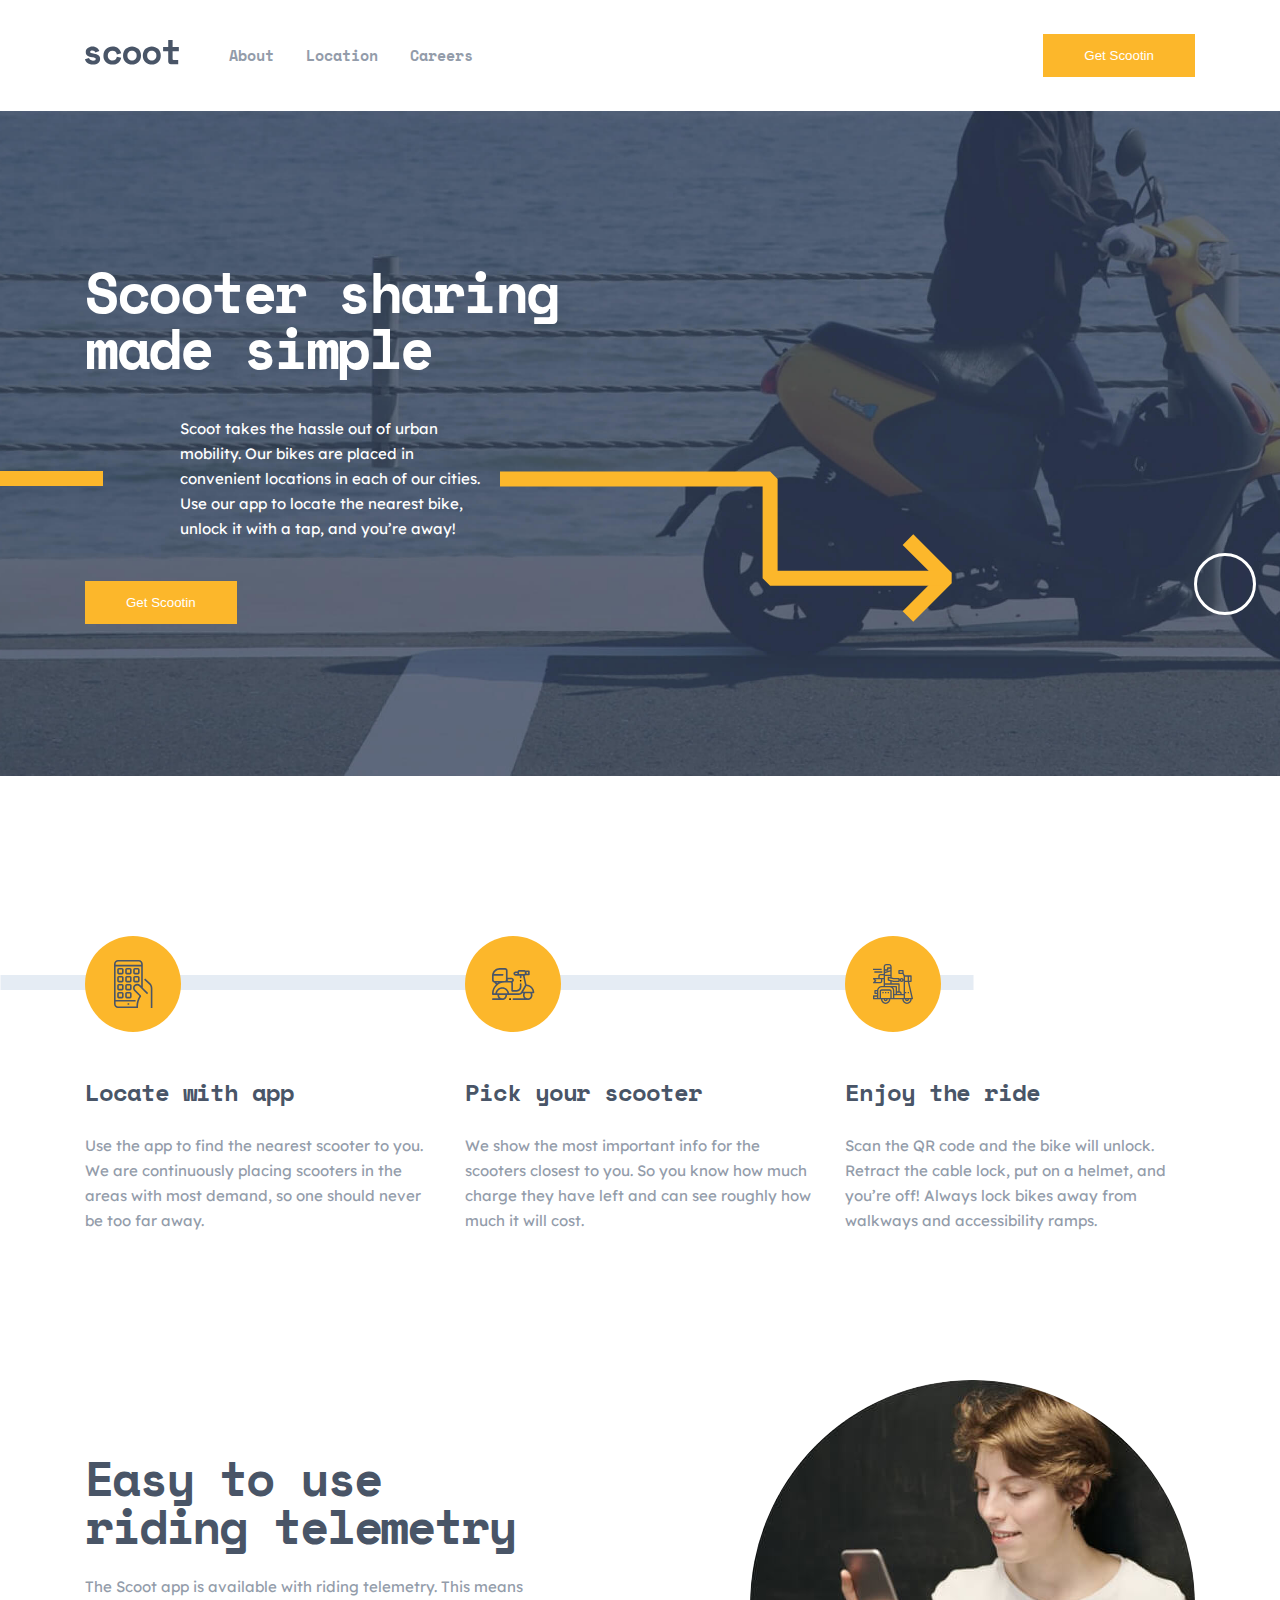
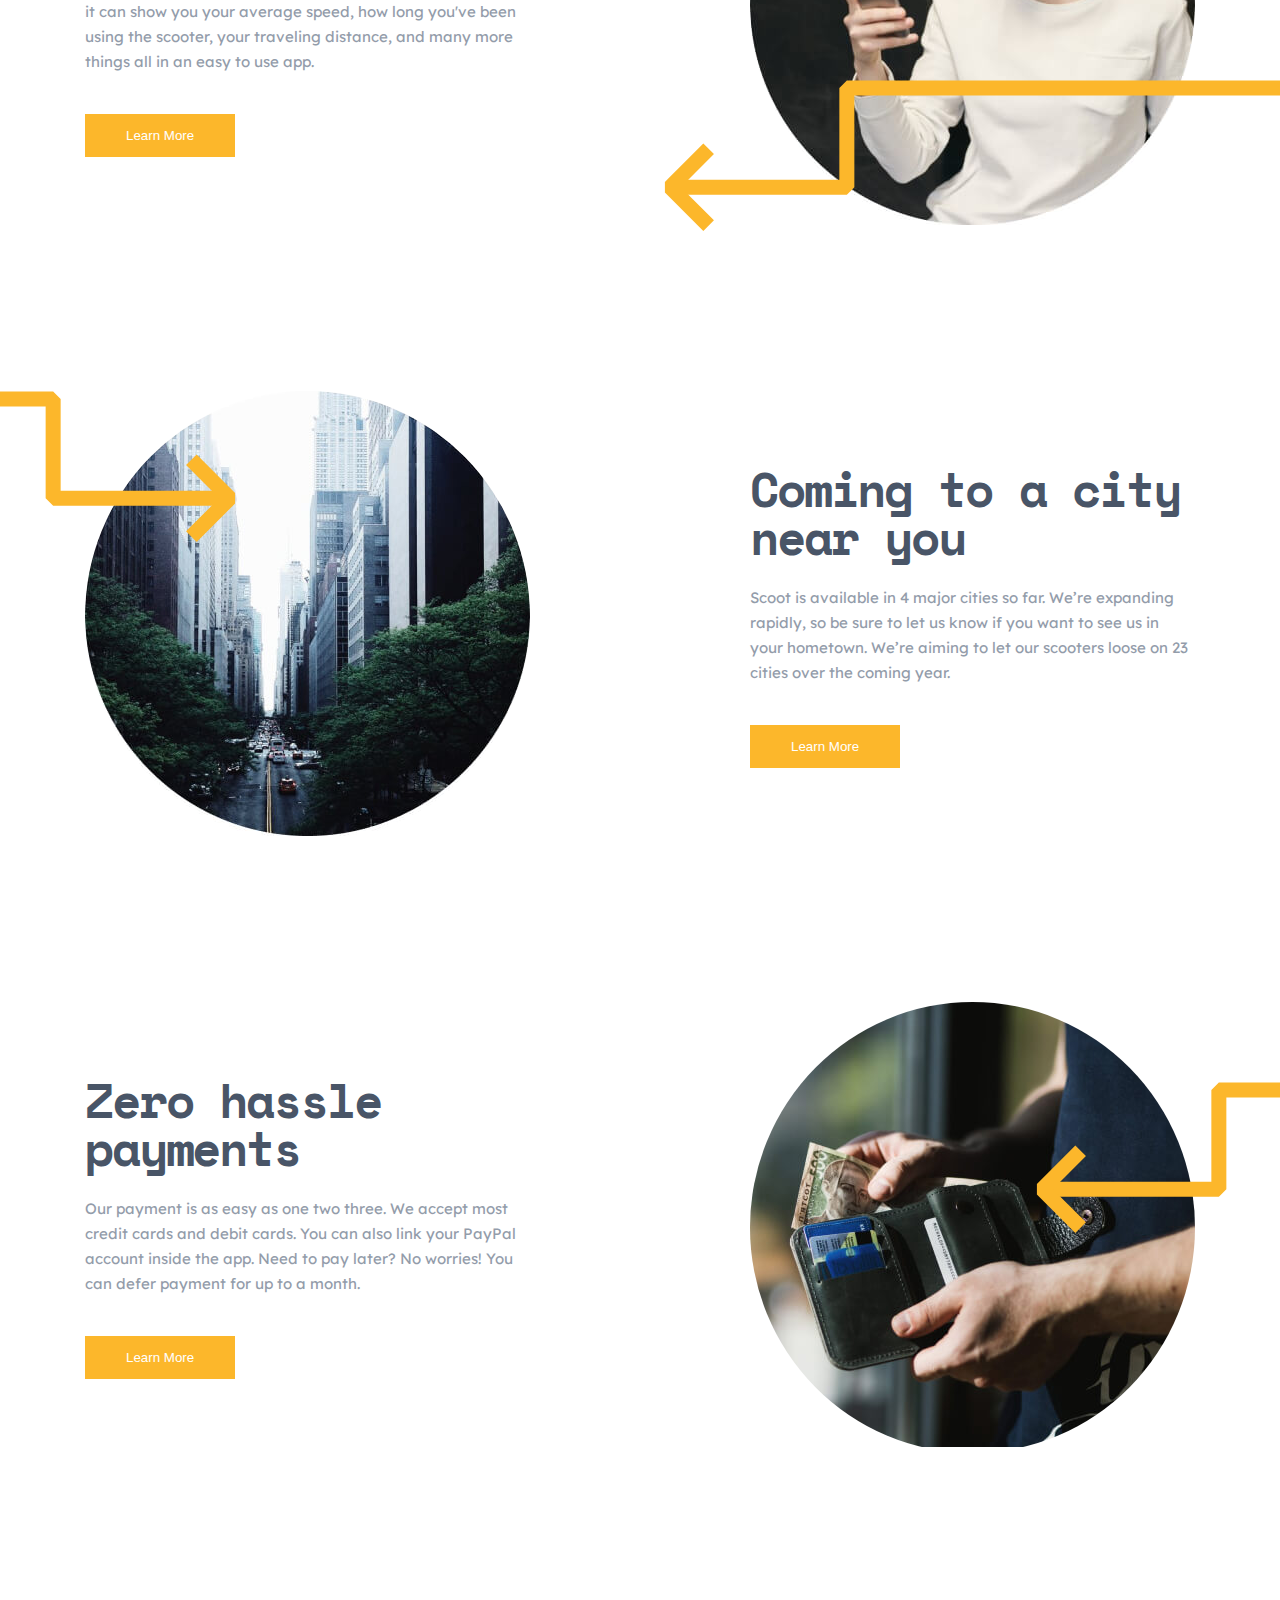
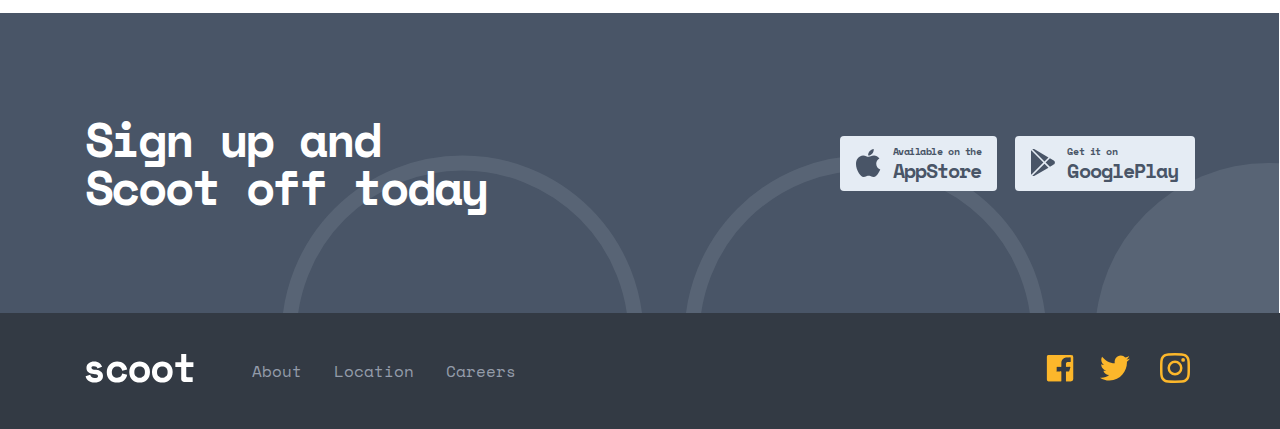
<file: index.html>
<!DOCTYPE html>
<html lang="en">

<head>
  <meta charset="UTF-8">
  <meta name="viewport" content="width=device-width, initial-scale=1.0">
  <title>3-oy_imtihoni</title>
  <link rel="stylesheet" href="./css/home.css">
</head>

<body>
  <header class="header">
    <div class="container">
      <div class="header__start">
        <button class="header__menu" id="menu-burger">
          <span class="header__menu-span"></span>
          <span class="header__menu-span"></span>
          <span class="header__menu-span"></span>
        </button>
        <a href="index.html">
          <img class="header__img" src="./icon/scoot.svg" alt="">
        </a>
        <div class="header__right">
          <nav class="header__nav">
            <ul class="header__list">
              <li>
                <a class="header__list-link" href="about.html">
                  About
                </a>
              </li>
              <li>
                <a class="header__list-link" href="location.html">
                  Location
                </a>
              </li>
              <li>
                <a class="header__list-link" href="careers.html">
                  Careers
                </a>
              </li>
            </ul>
          </nav>
          <div class="header__span"></div>
          <button class="header__btn">
            Get Scootin
          </button>
        </div>
      </div>
    </div>
  </header>
  <main>
    <section class="hero">
      <div class="container">
        <h1 class="hero__title">
          Scooter sharing made simple
        </h1>
        <p class="hero__text">
          Scoot takes the hassle out of urban mobility.
          Our bikes are placed in convenient locations in each of our
          cities. Use our app to locate the nearest bike, unlock it with a tap, and you’re away!
        </p>
        <button class="brand__btn">
          Get Scootin
        </button>
      </div>
      <img class="hero__line" src="./icon/Path.svg" alt="">
      <img class="hero__sterile" src="./icon/Group-Copy.svg" alt="">
      <img class="hero__circle" src="./icon/Group3.svg" alt="">
    </section>
    <section class="services">
      <div class="container">
        <ul class="services__list">
          <li class="services__list-item">
            <img class="services__img" src="./icon/Group8.svg" alt="" width="96">
            <div class="services__wrapper">
              <h3 class="services__wrapper-title">
                Locate with app
              </h3>
              <p class="services__wrapper-text">
                Use the app to find the nearest scooter to you.
                We are continuously placing scooters in the areas
                with most demand, so one should never be too far away.
              </p>
            </div>
          </li>
          <li class="services__list-item">
            <img class="services__img" src="./icon/Group9.svg" alt="" width="96">
            <div class="services__wrapper">
              <h3 class="services__wrapper-title">
                Pick your scooter
              </h3>
              <p class="services__wrapper-text">
                We show the most important info for the scooters
                closest to you. So you know how much charge they
                have left and can see roughly how much it will cost.
              </p>
            </div>
          </li>
          <li class="services__list-item">
            <img class="services__img" src="./icon/Group10.svg" alt="" width="96">
            <div class="services__wrapper">
              <h3 class="services__wrapper-title">
                Enjoy the ride
              </h3>
              <p class="services__wrapper-text">
                Scan the QR code and the bike will unlock. Retract the cable
                lock, put on a helmet, and you’re off! Always lock
                bikes away from walkways and accessibility ramps.
              </p>
            </div>
          </li>
        </ul>
      </div>
    </section>
    <section class="round">
      <div class="container">
        <div class="round__wrapper">
          <div class="round__img">
            <picture>
              <source type="images/webp" srcset="images/Group3.webp">
              <img src="images/Group33.jpg" alt="" width="445">
            </picture>

          </div>
          <div class="round__right">
            <h3 class="round__right-title">
              Easy to use
              riding telemetry
            </h3>
            <p class="round__right-text">
              The Scoot app is available with riding telemetry. This means it can show you your average speed, how long
              you've been using the scooter, your traveling distance, and many more things all in an easy to use app.
            </p>
            <button class="brand__btn">
              Learn More
            </button>
          </div>
          <img class="round__wrapper-icon1" src="./icon/aylana1.svg" alt="">
          <img class="round__wrapper-maks1" src="./icon/Mask.svg" alt="">
        </div>
        <div class="round__wrapper">
          <div class="round__img">
            <picture>
              <source type="images/web" srcset="images/Group4.webp">
              <img src="./images/Bitmap1.jpg" alt="" width="445">
            </picture>
          </div>
          <div class="round__right">
            <h3 class="round__right-title">
              Coming to a city near you
            </h3>
            <p class="round__right-text">
              Scoot is available in 4 major cities so far. We’re expanding rapidly, so be sure to let us know if you
              want to see us in your hometown. We’re aiming to let our scooters loose on 23 cities over the coming year.
            </p>
            <button class="brand__btn">
              Learn More
            </button>
            <img class="round__wrapper-icon2" src="./icon/group5.svg" alt="">
            <img class="round__wrapper-maks2" src="./icon/Mask2.svg" alt="">
          </div>
        </div>
        <div class="round__wrapper">
          <div class="round__img">
            <picture>
              <source type="images/webp" srcset="images/Group5.webp">
              <img class="ruond__img1" src="./images/group5.jpg" alt="" width="445">
            </picture>
          </div>
          <div class="round__right">
            <h3 class="round__right-title">
              Zero hassle payments
            </h3>
            <p class="round__right-text">
              Our payment is as easy as one two three. We accept most credit cards and debit cards. You can also link
              your PayPal account inside the app. Need to pay later? No worries! You can defer payment for up to a
              month.
            </p>
            <button class="brand__btn">
              Learn More
            </button>
          </div>
          <img class="round__wrapper-icon3" src="./icon/Group1.svg" alt="">
          <img class="round__wrapper-maks1" src="./icon/Mask.svg" alt="">
        </div>
      </div>
    </section>
  </main>
  <footer>
    <div class="registration">
      <div class="container">
        <div class="registration__start">
          <h2 class="registration__start-title">
            Sign up and Scoot off today
          </h2>
          <div class="registration__wrapper">
            <a class="registration__wrapper-link" href="https://www.apple.com/" target="_blank">
              <img src="./icon/aplee.svg" alt="">
              <div class="registration__wrapper-group">
                <p class="registration__wrapper-text">
                  Available on the
                </p>
                <h4 class="registration__wrapper-title">
                  AppStore
                </h4>
              </div>
            </a>
            <a class="registration__wrapper-link" href="https://play.google.com/store/apps?hl=ru&gl=US" target="_blank">
              <img src="./icon/play.svg" alt="">
              <div class="registration__wrapper-group">
                <p class="registration__wrapper-text">
                  Get it on
                </p>
                <h4 class="registration__wrapper-title">
                  GooglePlay
                </h4>
              </div>
            </a>
          </div>
        </div>
      </div>
    </div>
    <div class="footer">
      <div class="container footer__container">
        <div class="footer__left">
          <a href="index.html">
            <img src="./icon/footer_scoot.svg" alt="">
          </a>
          <nav>
            <ul class="footer__list">
              <li class="footer__list-item">
                <a class="footer__list-link" href="about.html">
                  About
                </a>
              </li>
              <li class="footer__list-item">
                <a class="footer__list-link" href="location.html">
                  Location
                </a>
              </li>
              <li class="footer__list-item">
                <a class="footer__list-link" href="careers.html">
                  Careers
                </a>
              </li>
            </ul>
          </nav>
        </div>
        <div class="footer__right">
          <a href="https://ru-ru.facebook.com/" target="_blank">
            <img src="./icon/facebook.svg" alt="" width="30">
          </a>
          <a href="https://twitter.com/?lang=ru" target="_blank">
            <img src="./icon/twitter.svg" alt="" width="30">
          </a>
          <a href="https://www.instagram.com/" target="_blank">
            <img src="./icon/instagram.svg" alt="" width="40">
          </a>
        </div>
      </div>
    </div>
  </footer>
  <script defer src="./js/main.js"></script>
</body>

</html>
</file>
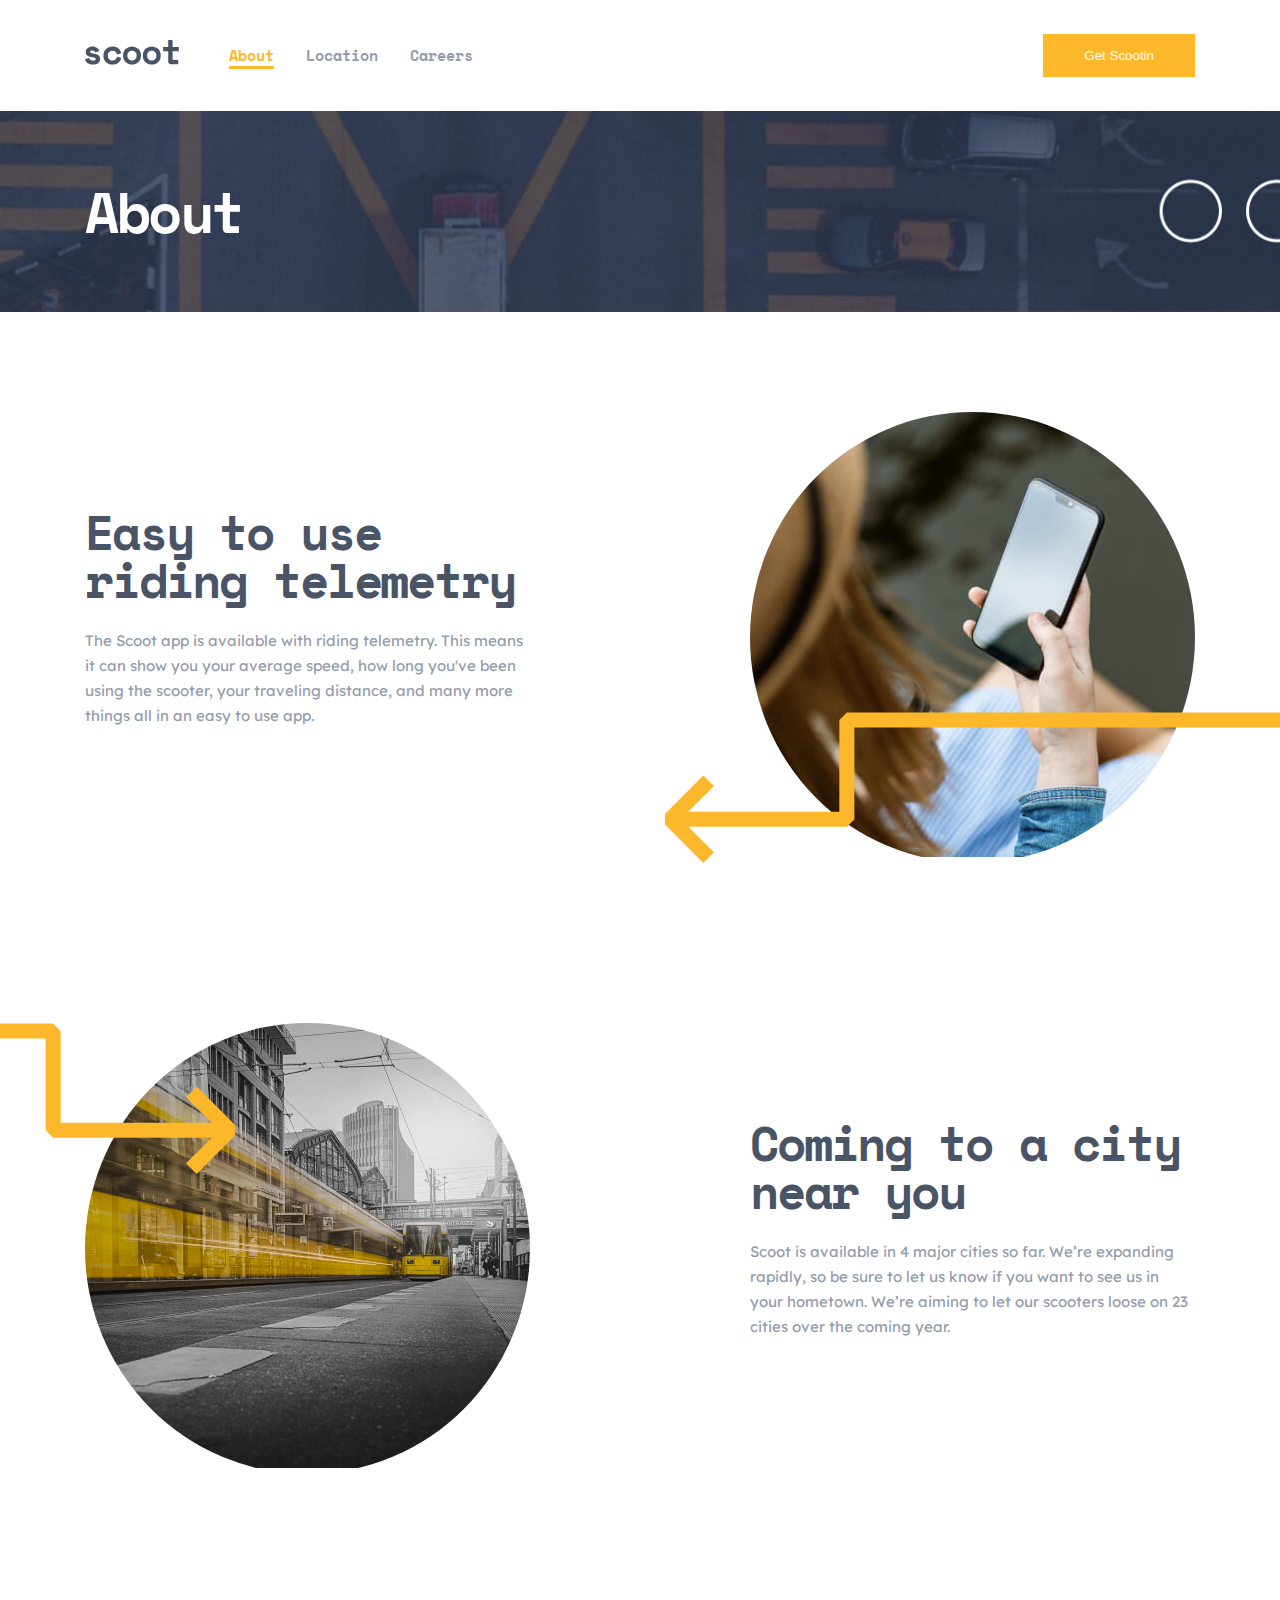
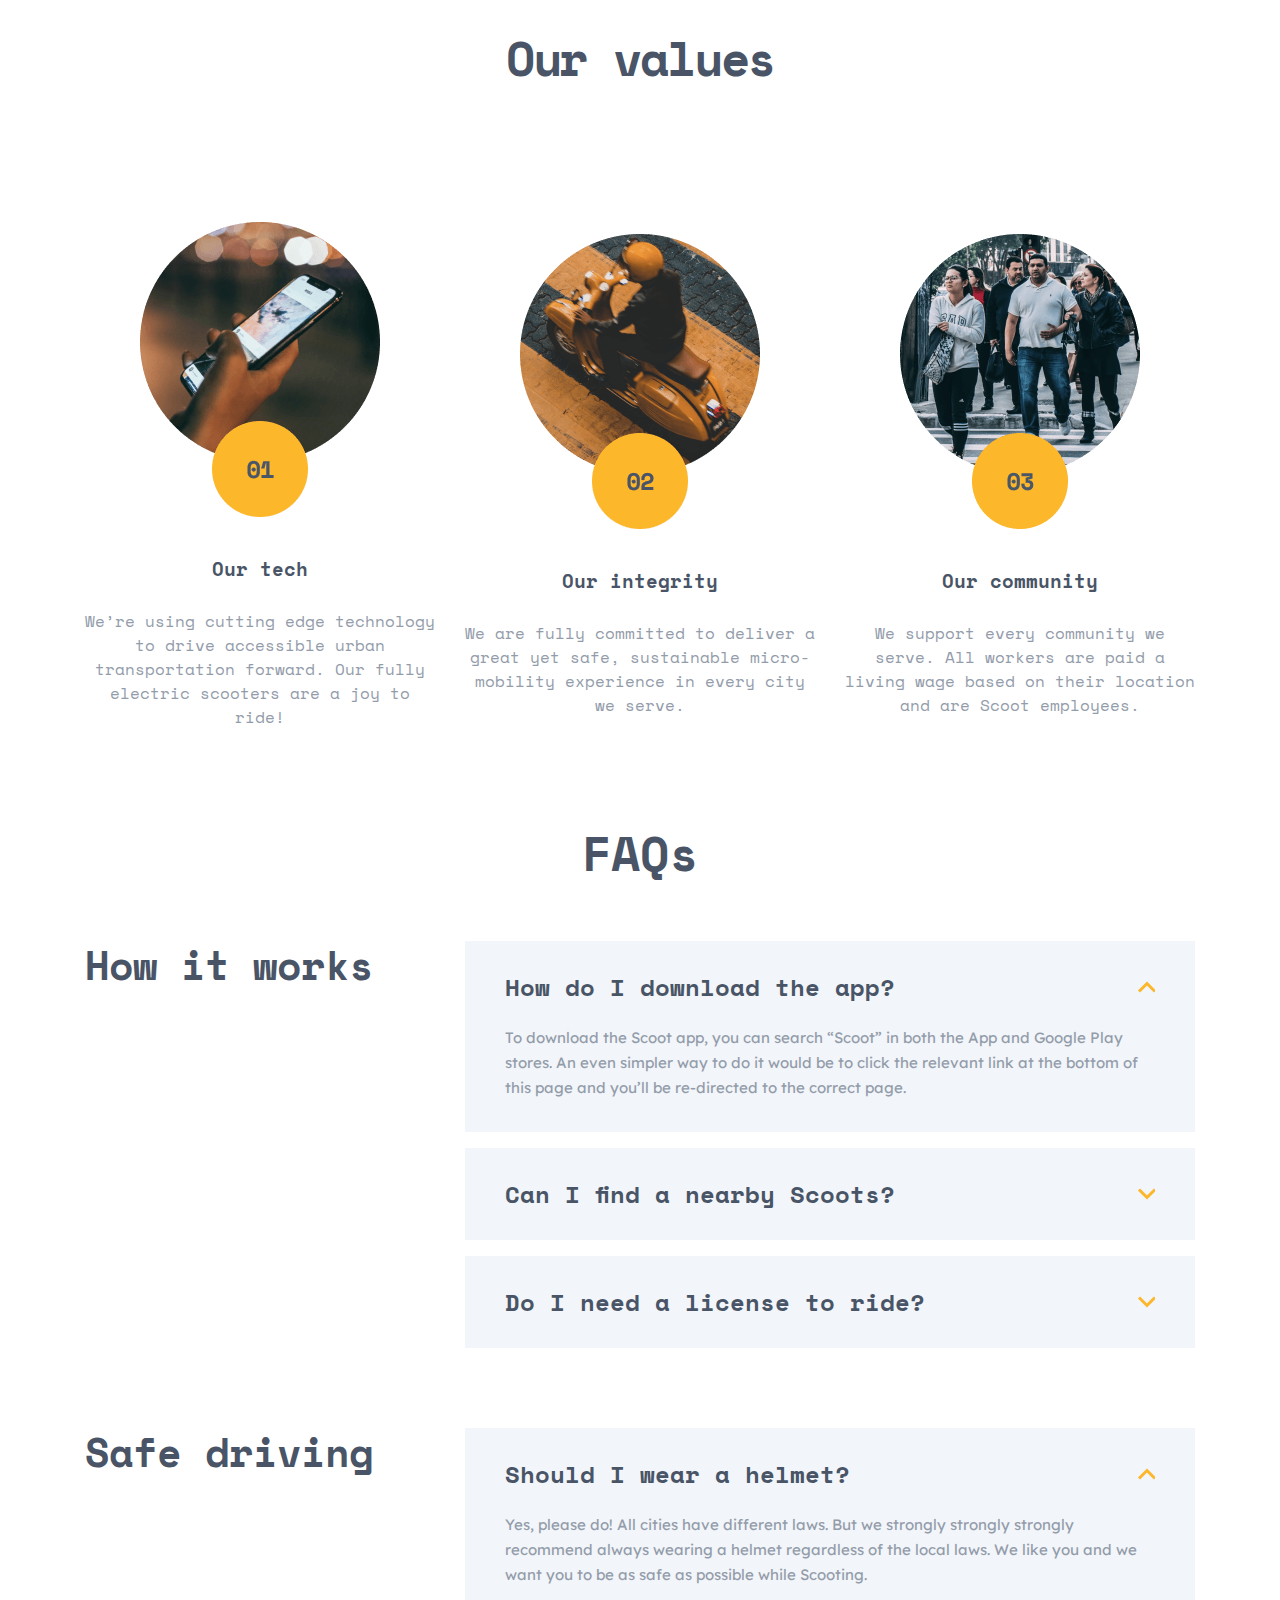
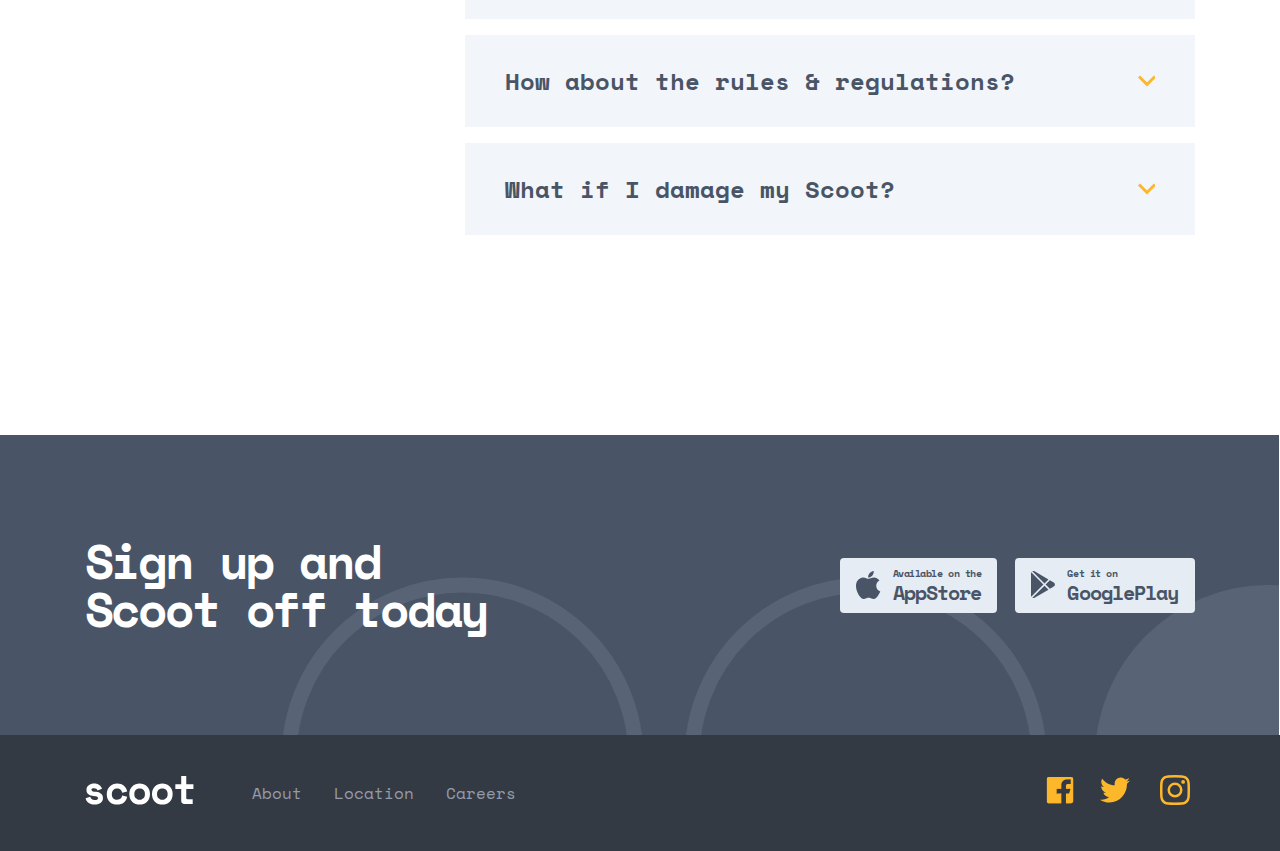
<file: about.html>
<!DOCTYPE html>
<html lang="en">

<head>
  <meta charset="UTF-8">
  <meta name="viewport" content="width=device-width, initial-scale=1.0">
  <title>About</title>
  <link rel="stylesheet" href="./css/about+careers.css">
</head>

<body>
  <header class="header">
    <div class="container">
      <div class="header__start">
        <button class="header__menu" id="menu-burger">
          <span class="header__menu-span"></span>
          <span class="header__menu-span"></span>
          <span class="header__menu-span"></span>
        </button>
        <a href="index.html">
          <img class="header__img" src="./icon/scoot.svg" alt="">
        </a>
        <div class="header__right">
          <nav class="header__nav">
            <ul class="header__list">
              <li>
                <a class="header__list-link header__list-active" href="about.html">
                  About
                </a>
              </li>
              <li>
                <a class="header__list-link" href="location.html">
                  Location
                </a>
              </li>
              <li>
                <a class="header__list-link" href="careers.html">
                  Careers
                </a>
              </li>
            </ul>
          </nav>
          <div class="header__span"></div>
          <button class="header__btn">
            Get Scootin
          </button>
        </div>
      </div>
    </div>
  </header>
  <main>
    <section class="hero">
      <div class="container">
        <h1 class="hero__title">
          About
        </h1>
      </div>
    </section>
    <section class="round">
      <div class="container">
        <div class="round__wrapper">
          <div class="round__img">
            <picture>
              <source type="images/webp" srcset="images/Group3.webp">
              <img src="images/Bitmap7.jpg" alt="" width="445">
            </picture>

          </div>
          <div class="round__right">
            <h3 class="round__right-title">
              Easy to use
              riding telemetry
            </h3>
            <p class="round__right-text">
              The Scoot app is available with riding telemetry. This means it can show you your average speed, how long
              you've been using the scooter, your traveling distance, and many more things all in an easy to use app.
            </p>
          </div>
          <img class="round__wrapper-icon1" src="./icon/aylana1.svg" alt="">
          <img class="round__wrapper-maks1" src="./icon/Mask.svg" alt="">
        </div>
        <div class="round__wrapper">
          <div class="round__img">
            <picture>
              <source type="images/web" srcset="images/Group4.webp">
              <img src="./images/Bitmap8.jpg" alt="" width="445">
            </picture>
          </div>
          <div class="round__right">
            <h3 class="round__right-title">
              Coming to a city near you
            </h3>
            <p class="round__right-text">
              Scoot is available in 4 major cities so far. We’re expanding rapidly, so be sure to let us know if you
              want to see us in your hometown. We’re aiming to let our scooters loose on 23 cities over the coming year.
            </p>
            <img class="round__wrapper-icon2" src="./icon/group5.svg" alt="">
            <img class="round__wrapper-maks2" src="./icon/Mask2.svg" alt="">
          </div>
        </div>
      </div>
    </section>
    <section class="our-values">
      <div class="container">
        <h2 class="our-values__title">
          Our values
        </h2>
        <ul class="our-values__list">
          <li class="our-values__list-item">
            <img src="./images/Group11.png" alt="" width="350">
            <h3 class="our-values__list-title">
              Our tech
            </h3>
            <p class="our-values__list-text">
              We’re using cutting edge technology
              to drive accessible urban transportation forward.
              Our fully electric scooters are a joy to ride!
            </p>
          </li>
          <li class="our-values__list-item">
            <img src="./images/Group12.png" alt="" width="350">
            <h3 class="our-values__list-title">
              Our integrity
            </h3>
            <p class="our-values__list-text">
              We are fully committed to deliver a
              great yet safe, sustainable micro-mobility
              experience in every city we serve.
            </p>
          </li>
          <li class="our-values__list-item">
            <img src="./images/Group13.png" alt="" width="350">
            <h3 class="our-values__list-title">
              Our community
            </h3>
            <p class="our-values__list-text">
              We support every community we serve. All
              workers are paid a living wage based on
              their location and are Scoot employees.
            </p>
          </li>
        </ul>
      </div>
    </section>
    <section class="faqs">
      <div class="container">
        <h3 class="faqs__title">
          FAQs
        </h3>
        <div class="faqs__wrapper">
          <div class="faqs__wrapper-left">
            <h3 class="faqs__wrapper-title">
              How it works
            </h3>
          </div>
          <div class="faqs__wrapper-right">
            <div class="faqs__card">
              <div class="faqs__card-group">
                <h4 class="faqs__card-title">
                  How do I download the app?
                </h4>
                <img src="./icon/Path4.svg" alt="">
              </div>
              <p class="faqs__card-text">
                To download the Scoot app, you can search “Scoot” in both the App and Google Play stores. An even
                simpler way to do it would be to click the relevant link at the bottom of this page and you’ll be
                re-directed to the correct page.
              </p>
            </div>
            <div class="faqs__card">
              <div class="faqs__card-group">
                <h4 class="faqs__card-title">
                  Can I find a nearby Scoots?
                </h4>
                <img src="./icon/Path5.svg" alt="">
              </div>
            </div>
            <div class="faqs__card">
              <div class="faqs__card-group">
                <h4 class="faqs__card-title">
                  Do I need a license to ride?
                </h4>
                <img src="./icon/Path5.svg" alt="">
              </div>
            </div>
          </div>
        </div>
        <div class="faqs__wrapper">
          <div class="faqs__wrapper-left">
            <h3 class="faqs__wrapper-title">
              Safe driving
            </h3>
          </div>
          <div class="faqs__wrapper-right">
            <div class="faqs__card">
              <div class="faqs__card-group">
                <h4 class="faqs__card-title">
                  Should I wear a helmet?
                </h4>
                <img src="./icon/Path4.svg" alt="">
              </div>
              <p class="faqs__card-text">
                Yes, please do! All cities have different laws. But we strongly strongly strongly recommend always
                wearing a helmet regardless of the local laws. We like you and we want you to be as safe as possible
                while Scooting.
              </p>
            </div>
            <div class="faqs__card">
              <div class="faqs__card-group">
                <h4 class="faqs__card-title">
                  How about the rules & regulations?
                </h4>
                <img src="./icon/Path5.svg" alt="">
              </div>
            </div>
            <div class="faqs__card">
              <div class="faqs__card-group">
                <h4 class="faqs__card-title">
                  What if I damage my Scoot?
                </h4>
                <img src="./icon/Path5.svg" alt="">
              </div>
            </div>
          </div>
        </div>
      </div>
    </section>
  </main>
  <footer>
    <div class="registration">
      <div class="container">
        <div class="registration__start">
          <h2 class="registration__start-title">
            Sign up and Scoot off today
          </h2>
          <div class="registration__wrapper">
            <a class="registration__wrapper-link" href="https://www.apple.com/" target="_blank">
              <img src="./icon/aplee.svg" alt="">
              <div class="registration__wrapper-group">
                <p class="registration__wrapper-text">
                  Available on the
                </p>
                <h4 class="registration__wrapper-title">
                  AppStore
                </h4>
              </div>
            </a>
            <a class="registration__wrapper-link" href="https://play.google.com/store/apps?hl=ru&gl=US" target="_blank">
              <img src="./icon/play.svg" alt="">
              <div class="registration__wrapper-group">
                <p class="registration__wrapper-text">
                  Get it on
                </p>
                <h4 class="registration__wrapper-title">
                  GooglePlay
                </h4>
              </div>
            </a>
          </div>
        </div>
      </div>
    </div>
    <div class="footer">
      <div class="container footer__container">
        <div class="footer__left">
          <a href="index.html">
            <img src="./icon/footer_scoot.svg" alt="">
          </a>
          <nav>
            <ul class="footer__list">
              <li class="footer__list-item">
                <a class="footer__list-link" href="about.html">
                  About
                </a>
              </li>
              <li class="footer__list-item">
                <a class="footer__list-link" href="location.html">
                  Location
                </a>
              </li>
              <li class="footer__list-item">
                <a class="footer__list-link" href="careers.html">
                  Careers
                </a>
              </li>
            </ul>
          </nav>
        </div>
        <div class="footer__right">
          <a href="https://ru-ru.facebook.com/" target="_blank">
            <img src="./icon/facebook.svg" alt="" width="30">
          </a>
          <a href="https://twitter.com/?lang=ru" target="_blank">
            <img src="./icon/twitter.svg" alt="" width="30">
          </a>
          <a href="https://www.instagram.com/" target="_blank">
            <img src="./icon/instagram.svg" alt="" width="40">
          </a>
        </div>
      </div>
    </div>
  </footer>
  <script defer src="./js/main.js"></script>
</body>

</html>
</file>
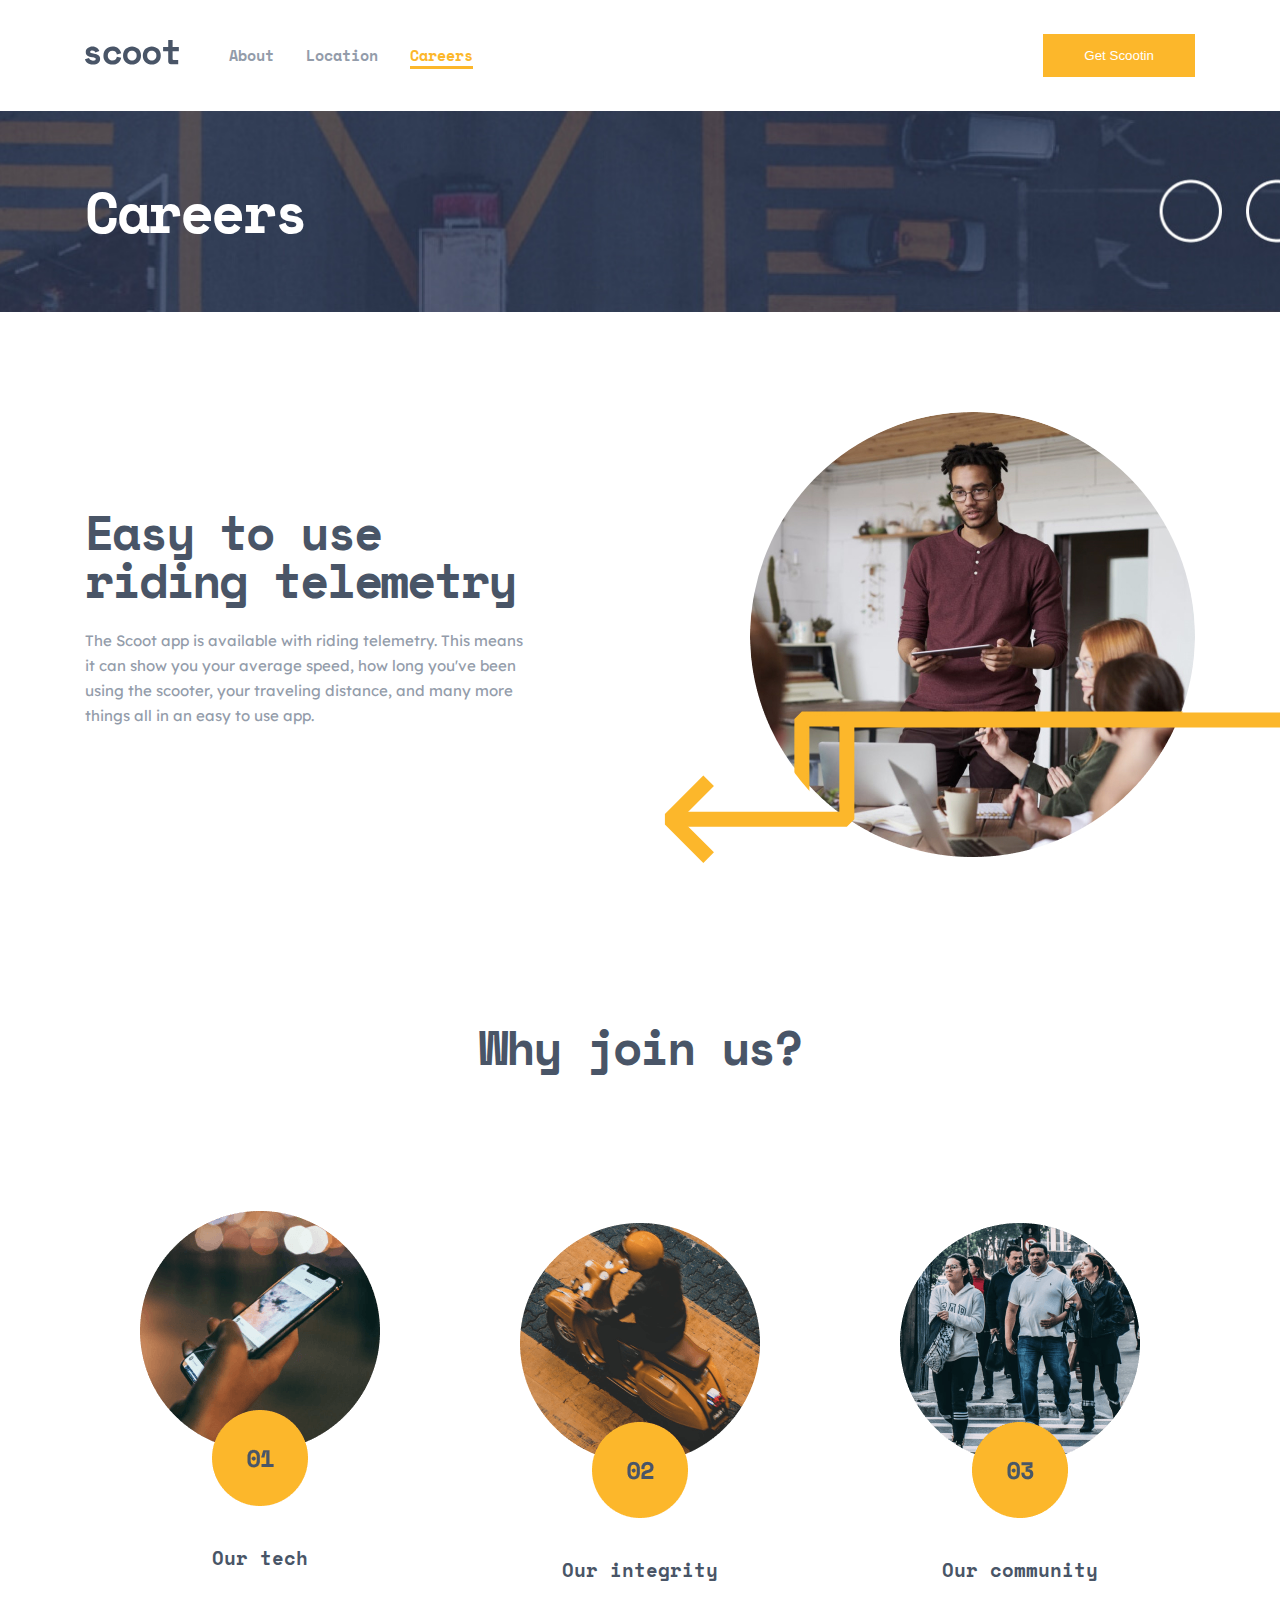
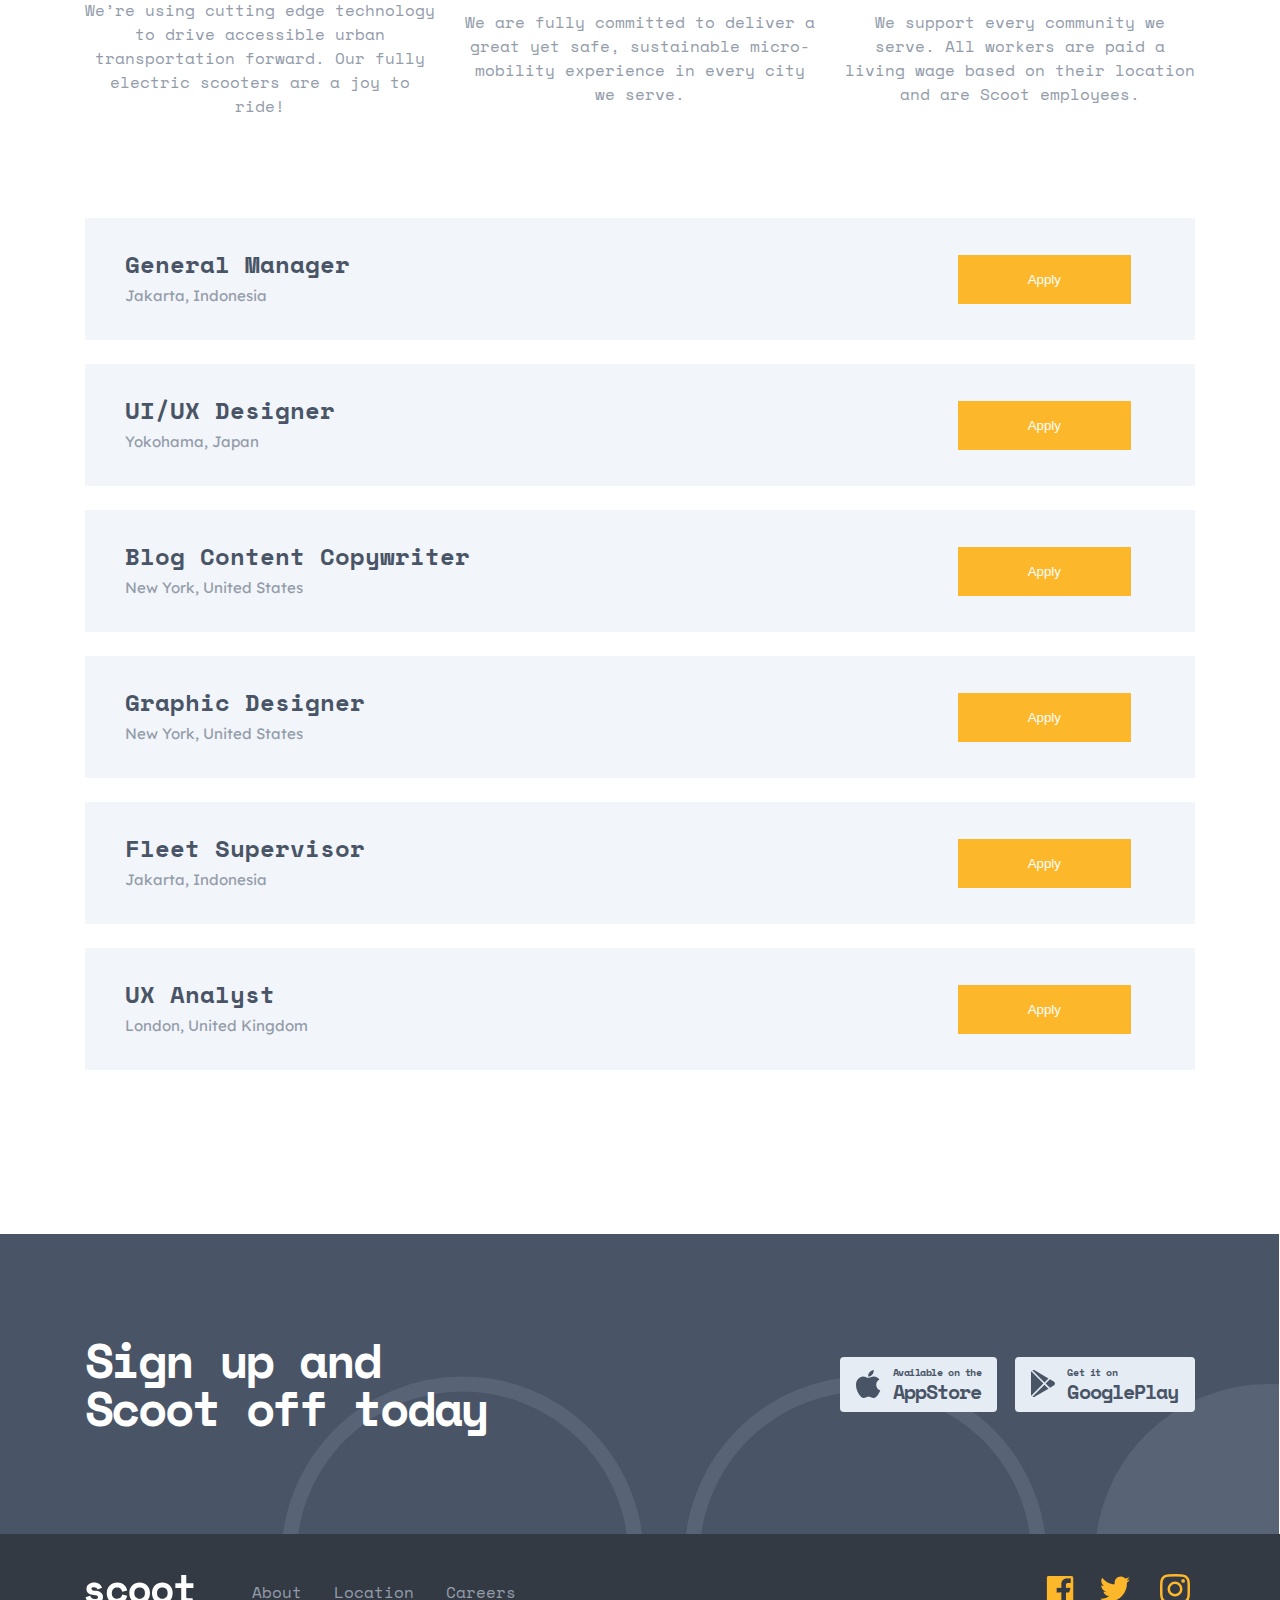
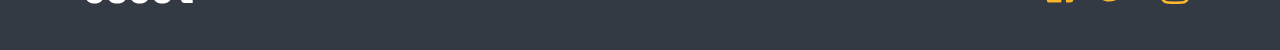
<file: careers.html>
<!DOCTYPE html>
<html lang="en">

<head>
  <meta charset="UTF-8">
  <meta name="viewport" content="width=device-width, initial-scale=1.0">
  <title>Careers</title>
  <link rel="stylesheet" href="./css/about+careers.css">
</head>

<body>
  <header class="header">
    <div class="container">
      <div class="header__start">
        <button class="header__menu" id="menu-burger">
          <span class="header__menu-span"></span>
          <span class="header__menu-span"></span>
          <span class="header__menu-span"></span>
        </button>
        <a href="index.html">
          <img class="header__img" src="./icon/scoot.svg" alt="">
        </a>
        <div class="header__right">
          <nav class="header__nav">
            <ul class="header__list">
              <li>
                <a class="header__list-link" href="about.html">
                  About
                </a>
              </li>
              <li>
                <a class="header__list-link" href="location.html">
                  Location
                </a>
              </li>
              <li>
                <a class="header__list-link  header__list-active" href="careers.html">
                  Careers
                </a>
              </li>
            </ul>
          </nav>
          <div class="header__span"></div>
          <button class="header__btn">
            Get Scootin
          </button>
        </div>
      </div>
    </div>
  </header>
  <main>
    <section class="hero">
      <div class="container">
        <h1 class="hero__title">
          Careers
        </h1>
      </div>
    </section>
    <section class="round">
      <div class="container">
        <div class="round__wrapper">
          <div class="round__img">
            <picture>
              <source type="images/webp" srcset="images/Group3.webp">
              <img src="images/Bitmap22.jpg" alt="" width="445">
            </picture>

          </div>
          <div class="round__right">
            <h3 class="round__right-title">
              Easy to use
              riding telemetry
            </h3>
            <p class="round__right-text">
              The Scoot app is available with riding telemetry. This means it can show you your average speed, how long
              you've been using the scooter, your traveling distance, and many more things all in an easy to use app.
            </p>
          </div>
          <img class="round__wrapper-icon1" src="./icon/aylana1.svg" alt="">
          <img class="round__wrapper-maks1" src="./icon/Mask.svg" alt="">
        </div>
      </div>
    </section>
    <section class="our-values">
      <div class="container">
        <h2 class="our-values__title">
          Why join us?
        </h2>
        <ul class="our-values__list">
          <li class="our-values__list-item">
            <img src="./images/Group11.png" alt="" width="350">
            <h3 class="our-values__list-title">
              Our tech
            </h3>
            <p class="our-values__list-text">
              We’re using cutting edge technology
              to drive accessible urban transportation forward.
              Our fully electric scooters are a joy to ride!
            </p>
          </li>
          <li class="our-values__list-item">
            <img src="./images/Group12.png" alt="" width="350">
            <h3 class="our-values__list-title">
              Our integrity
            </h3>
            <p class="our-values__list-text">
              We are fully committed to deliver a
              great yet safe, sustainable micro-mobility
              experience in every city we serve.
            </p>
          </li>
          <li class="our-values__list-item">
            <img src="./images/Group13.png" alt="" width="350">
            <h3 class="our-values__list-title">
              Our community
            </h3>
            <p class="our-values__list-text">
              We support every community we serve. All
              workers are paid a living wage based on
              their location and are Scoot employees.
            </p>
          </li>
        </ul>
      </div>
    </section>
    <section class="applying">
      <div class="container">
        <div class="applying__card">
          <div class="applying__card-left">
            <h4 class="applying__card-title">
              General Manager
            </h4>
            <p class="applying__card-text">
              Jakarta, Indonesia
            </p>
          </div>
          <button class="brand__btn applying__card-btn">
            Apply
          </button>
        </div>
        <div class="applying__card">
          <div class="applying__card-left">
            <h4 class="applying__card-title">
              UI/UX Designer
            </h4>
            <p class="applying__card-text">
              Yokohama, Japan
            </p>
          </div>
          <button class="brand__btn applying__card-btn">
            Apply
          </button>
        </div>
        <div class="applying__card">
          <div class="applying__card-left">
            <h4 class="applying__card-title">
              Blog Content Copywriter
            </h4>
            <p class="applying__card-text">
              New York, United States
            </p>
          </div>
          <button class="brand__btn applying__card-btn">
            Apply
          </button>
        </div>
        <div class="applying__card">
          <div class="applying__card-left">
            <h4 class="applying__card-title">
              Graphic Designer
            </h4>
            <p class="applying__card-text">
              New York, United States
            </p>
          </div>
          <button class="brand__btn applying__card-btn">
            Apply
          </button>
        </div>
        <div class="applying__card">
          <div class="applying__card-left">
            <h4 class="applying__card-title">
              Fleet Supervisor
            </h4>
            <p class="applying__card-text">
              Jakarta, Indonesia
            </p>
          </div>
          <button class="brand__btn applying__card-btn">
            Apply
          </button>
        </div>
        <div class="applying__card">
          <div class="applying__card-left">
            <h4 class="applying__card-title">
              UX Analyst
            </h4>
            <p class="applying__card-text">
              London, United Kingdom
            </p>
          </div>
          <button class="brand__btn applying__card-btn">
            Apply
          </button>
        </div>
      </div>
    </section>
  </main>
  <footer>
    <div class="registration">
      <div class="container">
        <div class="registration__start">
          <h2 class="registration__start-title">
            Sign up and Scoot off today
          </h2>
          <div class="registration__wrapper">
            <a class="registration__wrapper-link" href="https://www.apple.com/" target="_blank">
              <img src="./icon/aplee.svg" alt="">
              <div class="registration__wrapper-group">
                <p class="registration__wrapper-text">
                  Available on the
                </p>
                <h4 class="registration__wrapper-title">
                  AppStore
                </h4>
              </div>
            </a>
            <a class="registration__wrapper-link" href="https://play.google.com/store/apps?hl=ru&gl=US" target="_blank">
              <img src="./icon/play.svg" alt="">
              <div class="registration__wrapper-group">
                <p class="registration__wrapper-text">
                  Get it on
                </p>
                <h4 class="registration__wrapper-title">
                  GooglePlay
                </h4>
              </div>
            </a>
          </div>
        </div>
      </div>
    </div>
    <div class="footer">
      <div class="container footer__container">
        <div class="footer__left">
          <a href="index.html">
            <img src="./icon/footer_scoot.svg" alt="">
          </a>
          <nav>
            <ul class="footer__list">
              <li class="footer__list-item">
                <a class="footer__list-link" href="about.html">
                  About
                </a>
              </li>
              <li class="footer__list-item">
                <a class="footer__list-link" href="location.html">
                  Location
                </a>
              </li>
              <li class="footer__list-item">
                <a class="footer__list-link" href="careers.html">
                  Careers
                </a>
              </li>
            </ul>
          </nav>
        </div>
        <div class="footer__right">
          <a href="https://ru-ru.facebook.com/" target="_blank">
            <img src="./icon/facebook.svg" alt="" width="30">
          </a>
          <a href="https://twitter.com/?lang=ru" target="_blank">
            <img src="./icon/twitter.svg" alt="" width="30">
          </a>
          <a href="https://www.instagram.com/" target="_blank">
            <img src="./icon/instagram.svg" alt="" width="40">
          </a>
        </div>
      </div>
    </div>
  </footer>
  <script defer src="./js/main.js"></script>
</body>

</html>
</file>
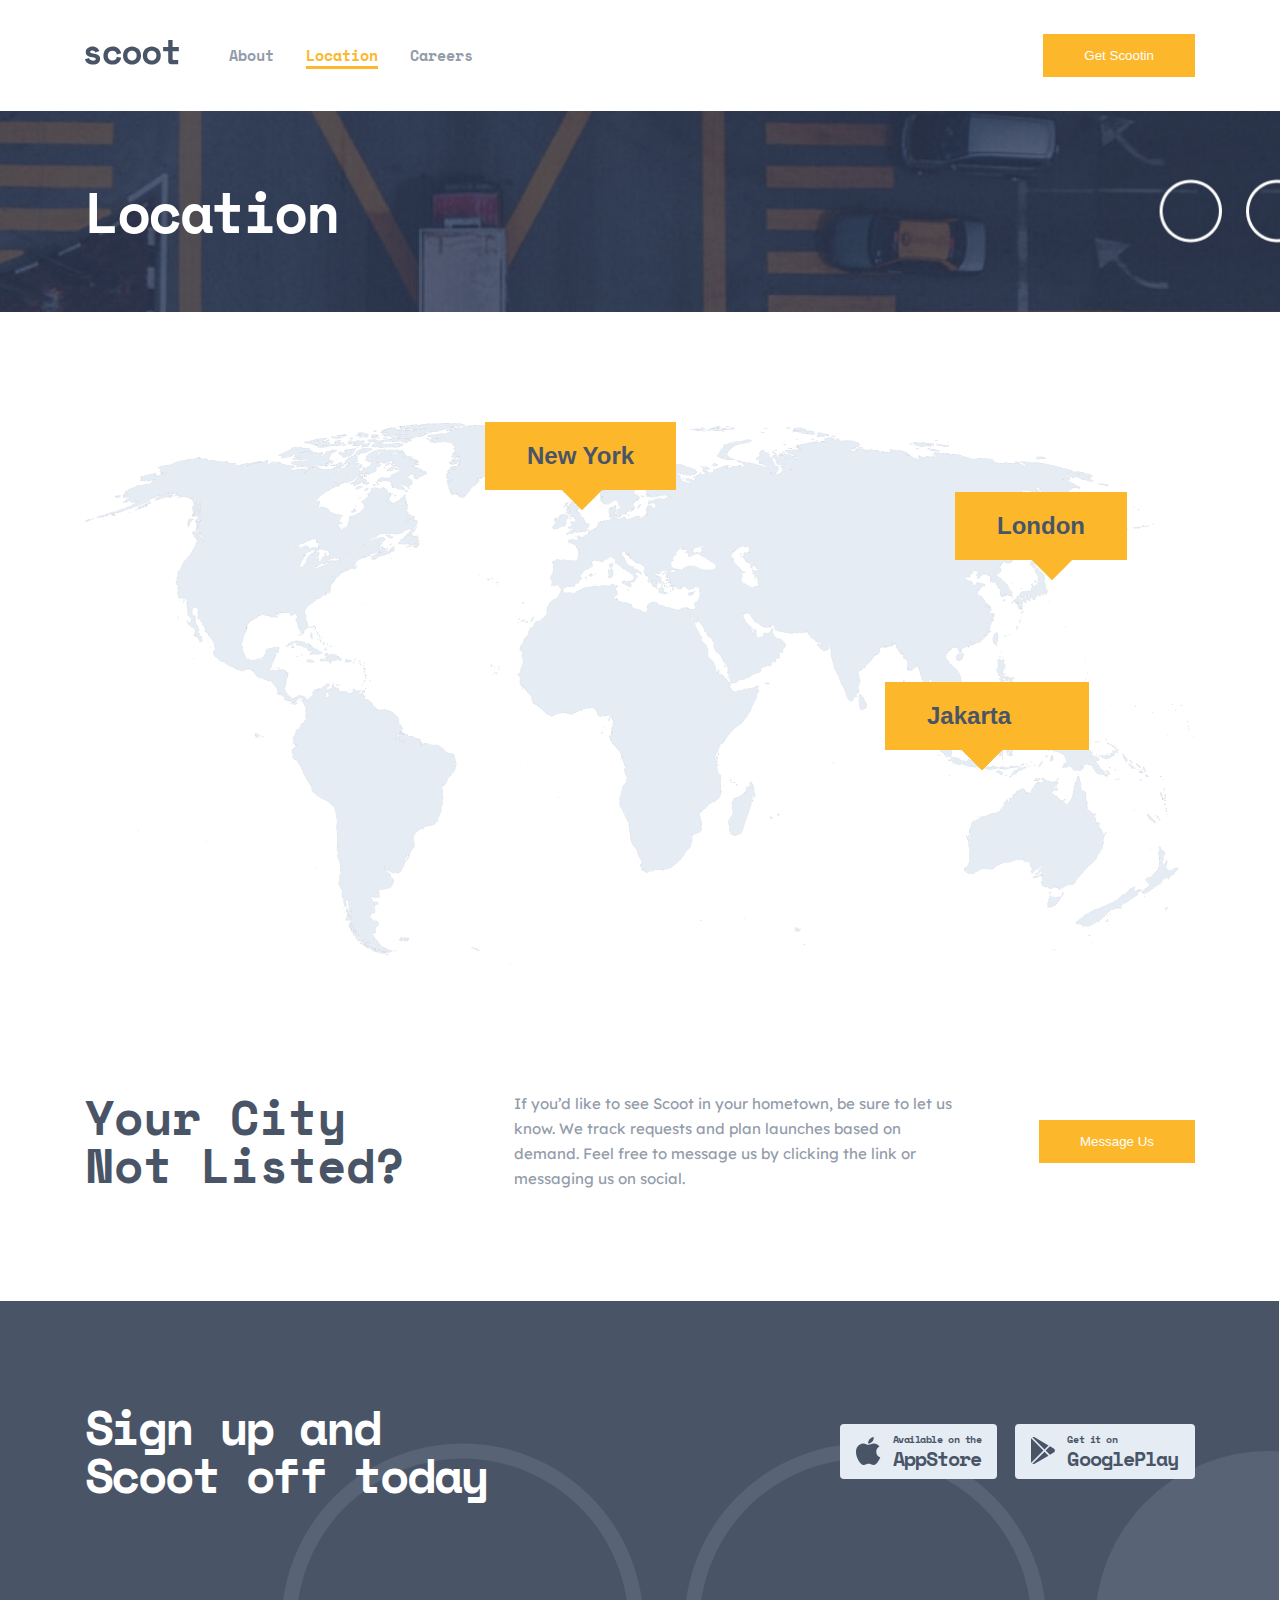
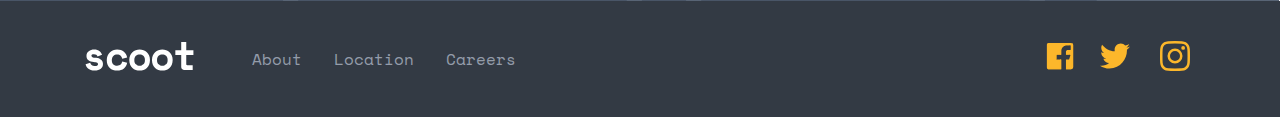
<file: location.html>
<!DOCTYPE html>
<html lang="en">

<head>
  <meta charset="UTF-8">
  <meta name="viewport" content="width=device-width, initial-scale=1.0">
  <title>Lokations</title>
  <link rel="stylesheet" href="./css/about+careers.css">
</head>

<body>
  <header class="header">
    <div class="container">
      <div class="header__start">
        <button class="header__menu" id="menu-burger">
          <span class="header__menu-span"></span>
          <span class="header__menu-span"></span>
          <span class="header__menu-span"></span>
        </button>
        <a href="index.html">
          <img class="header__img" src="./icon/scoot.svg" alt="">
        </a>
        <div class="header__right">
          <nav class="header__nav">
            <ul class="header__list">
              <li>
                <a class="header__list-link" href="about.html">
                  About
                </a>
              </li>
              <li>
                <a class="header__list-link header__list-active" href="location.html">
                  Location
                </a>
              </li>
              <li>
                <a class="header__list-link" href="careers.html">
                  Careers
                </a>
              </li>
            </ul>
          </nav>
          <div class="header__span"></div>
          <button class="header__btn">
            Get Scootin
          </button>
        </div>
      </div>
    </div>
  </header>
  <main>
    <section class="hero">
      <div class="container">
        <h1 class="hero__title">
          Location
        </h1>
      </div>
    </section>
    <section class="locations">
      <div class="container">
        <div class="locations__start">
          <img class="locations__start-img" src="./images/Object.png" alt="">
          <img class="locations__start-img1" src="./images/object2.png" alt="" width="500">
          <button class="locations__start-btn">
            New York
            <span class="locations__start-span"></span>
          </button>
          <button class="locations__start-btn">
            London
            <span class="locations__start-span"></span>
          </button>
          <button class="locations__start-btn">
            Yokohama
            <span class="locations__start-span"></span>
          </button>
          <button class="locations__start-btn">
            Jakarta
            <span class="locations__start-span"></span>
          </button>
          <div class="locations__btn">
            <button class="locations__btn-btn">
              New York
            </button>
            <button class="locations__btn-btn">
              London
            </button>
            <button class="locations__btn-btn">
              Yokohama
            </button>
            <button class="locations__btn-btn">
              Jakarta
            </button>
          </div>
        </div>
        <div class="locations__end">
          <h2 class="locations__end-title">
            Your City Not Listed?
          </h2>
          <p class="locations__end-text">
            If you’d like to see Scoot in your hometown, be sure to let us know. We track requests and plan launches
            based on demand. Feel free to message us by clicking the link or messaging us on social.
          </p>
          <button class="brand__btn">
            Message Us
          </button>
        </div>
      </div>
    </section>
  </main>
  <footer>
    <div class="registration">
      <div class="container">
        <div class="registration__start">
          <h2 class="registration__start-title">
            Sign up and Scoot off today
          </h2>
          <div class="registration__wrapper">
            <a class="registration__wrapper-link" href="https://www.apple.com/" target="_blank">
              <img src="./icon/aplee.svg" alt="">
              <div class="registration__wrapper-group">
                <p class="registration__wrapper-text">
                  Available on the
                </p>
                <h4 class="registration__wrapper-title">
                  AppStore
                </h4>
              </div>
            </a>
            <a class="registration__wrapper-link" href="https://play.google.com/store/apps?hl=ru&gl=US" target="_blank">
              <img src="./icon/play.svg" alt="">
              <div class="registration__wrapper-group">
                <p class="registration__wrapper-text">
                  Get it on
                </p>
                <h4 class="registration__wrapper-title">
                  GooglePlay
                </h4>
              </div>
            </a>
          </div>
        </div>
      </div>
    </div>
    <div class="footer">
      <div class="container footer__container">
        <div class="footer__left">
          <a href="index.html">
            <img src="./icon/footer_scoot.svg" alt="">
          </a>
          <nav>
            <ul class="footer__list">
              <li class="footer__list-item">
                <a class="footer__list-link" href="about.html">
                  About
                </a>
              </li>
              <li class="footer__list-item">
                <a class="footer__list-link" href="location.html">
                  Location
                </a>
              </li>
              <li class="footer__list-item">
                <a class="footer__list-link" href="careers.html">
                  Careers
                </a>
              </li>
            </ul>
          </nav>
        </div>
        <div class="footer__right">
          <a href="https://ru-ru.facebook.com/" target="_blank">
            <img src="./icon/facebook.svg" alt="" width="30">
          </a>
          <a href="https://twitter.com/?lang=ru" target="_blank">
            <img src="./icon/twitter.svg" alt="" width="30">
          </a>
          <a href="https://www.instagram.com/" target="_blank">
            <img src="./icon/instagram.svg" alt="" width="40">
          </a>
        </div>
      </div>
    </div>
  </footer>
  <script defer src="./js/main.js"></script>
</body>

</html>
</file>
<file: css/home.css>
@font-face{font-display:swab;font-family:"Space Mono";font-style:normal;font-weight:400;src:url("../fonts/SpaceMono-Regular.ttf") format("woff2")}@font-face{font-display:swab;font-family:"Space Mono";font-style:normal;font-weight:700;src:url("../fonts/SpaceMono-Bold.ttf") format("woff2")}@font-face{font-display:swab;font-family:"Lexend Deca";font-style:normal;font-weight:400;src:url("../fonts/LexendDeca-Regular.ttf") format("woff2")}*{margin:0;padding:0;box-sizing:border-box}body{display:flex;flex-direction:column;height:100%;margin:0;font-family:"Space Mono",monospace;font-weight:500;background-color:#fff;color:#939caa;overflow-x:hidden;height:100vh}img{max-width:100%;height:auto}ul{padding-left:0;list-style:none}a{text-decoration:none}main{flex:1}.visually-hidden{position:absolute;width:1px;height:1px;margin:-1px;border:0;padding:0;white-space:nowrap;clip-path:inset(100%);clip:rect(0 0 0 0);overflow:hidden}.container{width:100%;max-width:1150px;margin-right:auto;margin-left:auto;padding-right:20px;padding-left:20px}.brand__btn{color:#fff;padding:12px 39px;border:2px solid #fcb72b;background-color:#fcb72b}.brand__btn:hover{color:#fcb72b;background-color:rgba(0,0,0,0)}.brand__btn:active{background-color:#939caa}.header{width:100%;padding-top:34px;padding-bottom:34px;background-color:#fff;z-index:222222}.header__start{display:flex;align-items:center;gap:50px}.header__right{width:100%;display:flex;align-items:center;justify-content:space-between}.header__list{display:flex;gap:32px;flex:1 1 0%}.header__list-link{color:#939caa;font-size:15px;font-weight:700;line-height:25px}.header__list-link:hover{color:#fcb72b;border-bottom:2px solid #fcb72b}.header__btn{color:#fff;padding:12px 39px;border:2px solid #fcb72b;background-color:#fcb72b}.header__btn:hover{color:#fcb72b;background-color:rgba(0,0,0,0)}.header__btn:active{background-color:#495567}.header__menu{height:100%;position:relative;display:none;width:40px;height:40px;background-color:#fff;border:none}.header__menu-span{position:absolute;width:30px;height:4px;background-color:#fcb72b;left:5px;transition:transform .5s,opacity .5s,background-color .5s}.header__menu-span:nth-child(1){transform:translateY(-10px)}.header__menu-span:nth-child(3){transform:translateY(10px)}.open .header__menu-span:nth-child(1){transform:translateY(0) rotate(45deg)}.open .header__menu-span:nth-child(2){opacity:0}.open .header__menu-span:nth-child(3){transform:translateY(0) rotate(-45deg)}@media only screen and (max-width: 617px){.header{padding-top:22px;padding-bottom:22px;height:100%}.header__img{text-align:center;margin-left:70px}.header__menu{display:block}.header__right{position:relative;height:100vh;padding-right:20px;transition:transform .5s;max-width:300px;position:absolute;display:block;left:-300px;top:75px;height:100%;background-color:#333a44;padding:100px 20px 20px 20px}.header__list{display:block;flex:1 1 0%}.header__list-link{width:90px;color:#fff;font-size:18px;display:block;margin-bottom:24px}.open .header__right{transform:translateX(100%)}.header__btn{position:absolute;width:93%;left:10px;bottom:90px}}@media only screen and (max-width: 314px){.header{margin-left:0}}.hero{overflow-x:hidden;position:relative;padding-top:153px;padding-bottom:152px;background-image:url("../../images/Bitmap2.jpg");background-position:center center;background-repeat:no-repeat;background-size:cover;color:#fff}.hero__title{max-width:500px;font-size:56px;font-weight:700;line-height:56px;letter-spacing:-2.5px;margin-bottom:40px}.hero__text{max-width:405px;font-family:Lexend Deca;font-size:15px;line-height:25px;margin-bottom:40px;padding-left:95px}.hero__line{position:absolute;left:0;top:360px}.hero__sterile{position:absolute;left:700px;top:360px}.hero__circle{position:absolute;right:0;bottom:160px}@media only screen and (max-width: 1325px){.hero__line{position:absolute;left:-100px;top:360px}.hero__sterile{position:absolute;left:500px;top:360px}.hero__circle{position:absolute;right:-100px;bottom:160px}}@media only screen and (max-width: 1044px){.hero__line{position:absolute;left:-170px;top:360px}.hero__sterile{position:absolute;left:420px;top:360px}.hero__circle{display:none}}@media only screen and (max-width: 880px){.hero{padding-top:137px;padding-bottom:217px;background-image:url("../../images/Bitmap.jpg");background-position:center center;background-repeat:no-repeat;background-size:cover;color:#fff;text-align:center;width:100%}.hero__title{margin:0 auto;text-align:center;max-width:573px;margin-bottom:24px}.hero__text{margin:0 auto;max-width:573px;padding-left:0;margin-bottom:24px}.hero__line{display:none}.hero__sterile{top:460px;left:-150px}.hero__circle{display:block;right:0;top:530px}}@media only screen and (max-width: 493px){.hero__title{font-size:50px}.hero__sterile{top:460px;left:-260px}.hero__circle{display:block;right:-100px;top:530px}}@media only screen and (max-width: 461px){.hero__sterile{top:500px;left:-260px}.hero__circle{display:block;top:580px}}@media only screen and (max-width: 380px){.hero{overflow-x:hidden;position:relative;padding-top:115px;padding-bottom:179px;background-image:url("../../images/Bitmap2.png")}.hero__title{font-size:40px;font-style:normal;font-weight:700;line-height:40px;letter-spacing:-1.786px;margin-bottom:24px}.hero__text{margin-bottom:34px}.hero__circle{display:none}}.services{padding-top:160px;padding-bottom:147px;background-image:url("../../icon/Path3.svg");background-size:974px 1x;background-repeat:no-repeat;background-position:0 199px}.services__list{display:flex;gap:30px;justify-content:space-between}.services__list-item{text-align:start}.services__wrapper-title{margin-top:40px;margin-bottom:27px;font-size:24px;font-weight:700;line-height:28px;letter-spacing:-1.071px;color:#495567}.services__wrapper-text{font-family:Lexend Deca;max-width:350px;font-size:15px;line-height:25px}@media only screen and (max-width: 800px){.services{padding-top:122px;padding-bottom:85px;background-image:url("../../icon/Path2.svg");background-position:55px -195px;background-size:25px 900px}.services__list{flex-direction:column;gap:40px;justify-content:space-between}.services__list-item{text-align:start;display:flex;align-items:start}.services__wrapper{margin-left:59px}.services__wrapper-title{margin-top:0}}@media only screen and (max-width: 427px){.services{background-image:none}.services__list{flex-direction:column;gap:50px;justify-content:space-between}.services__list-item{text-align:center;flex-direction:column;align-items:center}.services__wrapper{margin-left:0;margin-top:24px}.services__wrapper-title{font-size:20px;font-weight:700}}.round{overflow-x:hidden}.round__img{max-width:445px;overflow:hidden;border-radius:50%}.round__wrapper{position:relative;display:flex;justify-content:space-between;margin-bottom:160px;align-items:center;gap:30px}.round__wrapper-icon1{position:absolute;right:-210px;top:300px;z-index:5555}.round__wrapper-maks1{position:absolute;right:-210px}.round__wrapper-icon2{position:absolute;z-index:5555;left:-205px;top:0}.round__wrapper-maks2{position:absolute;left:-205px;top:0}.round__wrapper-icon3{position:absolute;z-index:5555;right:-202px;top:80px}.round__wrapper:nth-child(odd){flex-direction:row-reverse}.round__right-title{font-size:48px;font-weight:700;line-height:48px;letter-spacing:-2.143px;margin-bottom:24px;max-width:445px;color:#495567}.round__right-text{max-width:445px;margin-bottom:40px;font-family:Lexend Deca;font-size:15px;line-height:25px}.round__img1{border-radius:50%}@media only screen and (max-width: 800px){.round__wrapper{flex-direction:column;gap:56px;text-align:center}.round__wrapper-icon1{right:-20px;top:300px;z-index:5555}.round__wrapper-maks1{right:-20px}.round__wrapper-icon2{z-index:5555;left:-20px;top:0}.round__wrapper-maks2{position:absolute;left:-20px;top:0}.round__wrapper-icon3{position:absolute;z-index:5555;right:-20px;top:80px}.round__wrapper:nth-child(odd){flex-direction:column}}@media only screen and (max-width: 645px){.round__wrapper-maks1{display:none}.round__wrapper-maks2{display:none}}@media only screen and (max-width: 400px){.round__img{max-width:300px}.round__wrapper{margin-bottom:100px}.round__wrapper-icon1{width:100%;right:-20px;top:200px}.round__wrapper-icon2{left:-100px;top:0}.round__wrapper-icon3{position:absolute;z-index:5555;right:-132px;top:0}.round__right-title{font-size:32px;font-style:normal;font-weight:700;line-height:32px;letter-spacing:-1.429px;margin-bottom:32px;max-width:311px}.round__right-text{max-width:311px;margin-bottom:30px}.round__img1{border-radius:50%}}.registration{position:relative;padding-top:102px;padding-bottom:102px;background-color:#495567;background-image:url("../../icon/Group12.svg");background-repeat:no-repeat;margin-right:1px;background-position-x:right;background-position-y:bottom}.registration__start{display:flex;justify-content:space-between;align-items:center}.registration__start-title{width:415px;color:#fff;font-size:48px;font-weight:700;line-height:48px;letter-spacing:-2.143px}.registration__wrapper{display:flex;gap:18px}.registration__wrapper-link{display:flex;gap:12px;align-items:center;padding:8px 16px;background-color:#e5ecf4;border-radius:4px;color:#495567}.registration__wrapper-link:hover{background-color:#fcb72b}.registration__wrapper-text{font-size:10px;font-weight:700;letter-spacing:-0.446px}.registration__wrapper-title{font-size:20px;font-weight:700;line-height:24px;letter-spacing:-0.893px}@media only screen and (max-width: 806px){.registration{padding-top:62px;padding-bottom:62px;background-color:#495567}.registration__start{flex-direction:column;justify-content:center;align-items:center}.registration__start-title{text-align:center;margin-bottom:40px}}@media only screen and (max-width: 426px){.registration{padding-top:88px;padding-bottom:88px;background-color:#495567}.registration__start{flex-direction:column;justify-content:center;align-items:center}.registration__start-title{width:100%;max-width:311px;text-align:center;margin-bottom:40px;font-size:32px;font-style:normal;font-weight:700;line-height:32px;letter-spacing:-1.429px}.registration__wrapper img{width:15px}.registration__wrapper-text{font-size:6px}.registration__wrapper-title{font-size:12px}}.footer{padding-top:35px;padding-bottom:35px;background-color:#333a44}.footer__container{display:flex;justify-content:space-between;align-items:center}.footer__left{display:flex;align-items:center;gap:58px}.footer__list{display:flex;gap:32px}.footer__list-link{color:#939caa}.footer__list-link:hover{color:#fcb72b;border-bottom:1px solid #fcb72b}.footer__list-link:active{color:#fff;border-bottom:1px solid #fff}.footer__right{display:flex;align-items:center;gap:25px}@media only screen and (max-width: 617px){.footer{padding-top:64px;padding-bottom:88px;background-color:#333a44}.footer__container{flex-direction:column;text-align:center;align-items:center}.footer__left{flex-direction:column;align-items:center;gap:50px;margin-bottom:85px}.footer__list{flex-direction:column;gap:16px}.footer__right{display:flex;align-items:center;gap:25px}}/*# sourceMappingURL=home.css.map */
</file>
<file: css/about+careers.css>
@font-face{font-display:swab;font-family:"Space Mono";font-style:normal;font-weight:400;src:url("../fonts/SpaceMono-Regular.ttf") format("woff2")}@font-face{font-display:swab;font-family:"Space Mono";font-style:normal;font-weight:700;src:url("../fonts/SpaceMono-Bold.ttf") format("woff2")}@font-face{font-display:swab;font-family:"Lexend Deca";font-style:normal;font-weight:400;src:url("../fonts/LexendDeca-Regular.ttf") format("woff2")}*{margin:0;padding:0;box-sizing:border-box}body{display:flex;flex-direction:column;height:100%;margin:0;font-family:"Space Mono",monospace;font-weight:500;background-color:#fff;color:#939caa;overflow-x:hidden;height:100vh}img{max-width:100%;height:auto}ul{padding-left:0;list-style:none}a{text-decoration:none}main{flex:1}.visually-hidden{position:absolute;width:1px;height:1px;margin:-1px;border:0;padding:0;white-space:nowrap;clip-path:inset(100%);clip:rect(0 0 0 0);overflow:hidden}.container{width:100%;max-width:1150px;margin-right:auto;margin-left:auto;padding-right:20px;padding-left:20px}.brand__btn{color:#fff;padding:12px 39px;border:2px solid #fcb72b;background-color:#fcb72b}.brand__btn:hover{color:#fcb72b;background-color:rgba(0,0,0,0)}.brand__btn:active{background-color:#939caa}.header{width:100%;padding-top:34px;padding-bottom:34px;background-color:#fff;z-index:222222}.header__start{display:flex;align-items:center;gap:50px}.header__right{width:100%;display:flex;align-items:center;justify-content:space-between}.header__list{display:flex;gap:32px;flex:1 1 0%}.header__list-link{color:#939caa;font-size:15px;font-weight:700;line-height:25px}.header__list-link:hover{color:#fcb72b;border-bottom:2px solid #fcb72b}.header__list-active{color:#fcb72b;border-bottom:3px solid #fcb72b}.header__btn{color:#fff;padding:12px 39px;border:2px solid #fcb72b;background-color:#fcb72b}.header__btn:hover{color:#fcb72b;background-color:rgba(0,0,0,0)}.header__btn:active{background-color:#495567}.header__menu{height:100%;position:relative;display:none;width:40px;height:40px;background-color:#fff;border:none}.header__menu-span{position:absolute;width:30px;height:4px;background-color:#fcb72b;left:5px;transition:transform .5s,opacity .5s,background-color .5s}.header__menu-span:nth-child(1){transform:translateY(-10px)}.header__menu-span:nth-child(3){transform:translateY(10px)}.open .header__menu-span:nth-child(1){transform:translateY(0) rotate(45deg)}.open .header__menu-span:nth-child(2){opacity:0}.open .header__menu-span:nth-child(3){transform:translateY(0) rotate(-45deg)}@media only screen and (max-width: 617px){.header{padding-top:22px;padding-bottom:22px;height:100%}.header__img{text-align:center;margin-left:70px}.header__menu{display:block}.header__right{position:relative;height:100vh;padding-right:20px;transition:transform .5s;max-width:300px;position:absolute;display:block;left:-300px;top:75px;height:100%;background-color:#333a44;padding:100px 20px 20px 20px}.header__list{display:block;flex:1 1 0%}.header__list-link{width:90px;color:#fff;font-size:18px;display:block;margin-bottom:24px}.open .header__right{transform:translateX(100%)}.header__btn{position:absolute;width:93%;left:10px;bottom:90px}}@media only screen and (max-width: 314px){.header{margin-left:0}}.hero{overflow-x:hidden;position:relative;padding-top:73px;padding-bottom:72px;background-image:url("../../images/Bitmap9.jpg");background-position:center center;background-repeat:no-repeat;background-size:cover;color:#fff}.hero__title{font-size:56px;font-weight:700;line-height:56px;letter-spacing:-2.5px}@media only screen and (max-width: 520px){.hero__title{text-align:center}}.round{padding-top:100px;overflow-x:hidden}.round__img{max-width:445px;overflow:hidden;border-radius:50%}.round__wrapper{position:relative;display:flex;justify-content:space-between;margin-bottom:160px;align-items:center;gap:30px}.round__wrapper-icon1{position:absolute;right:-210px;top:300px;z-index:5555}.round__wrapper-maks1{position:absolute;right:-210px}.round__wrapper-icon2{position:absolute;z-index:5555;left:-205px;top:0}.round__wrapper-maks2{position:absolute;left:-205px;top:0}.round__wrapper:nth-child(odd){flex-direction:row-reverse}.round__right-title{font-size:48px;font-weight:700;line-height:48px;letter-spacing:-2.143px;margin-bottom:24px;max-width:445px;color:#495567}.round__right-text{max-width:445px;margin-bottom:40px;font-family:Lexend Deca;font-size:15px;line-height:25px}.round__img1{border-radius:50%}@media only screen and (max-width: 800px){.round__wrapper{flex-direction:column;gap:56px;text-align:center}.round__wrapper-icon1{right:-20px;top:300px;z-index:5555}.round__wrapper-maks1{right:-20px}.round__wrapper-icon2{z-index:5555;left:-20px;top:0}.round__wrapper-maks2{position:absolute;left:-20px;top:0}.round__wrapper:nth-child(odd){flex-direction:column}}@media only screen and (max-width: 645px){.round__wrapper-maks1{display:none}.round__wrapper-maks2{display:none}}@media only screen and (max-width: 400px){.round__img{max-width:300px}.round__wrapper{margin-bottom:100px}.round__wrapper-icon1{width:100%;right:-20px;top:200px}.round__wrapper-icon2{left:-100px;top:0}.round__right-title{font-size:32px;font-style:normal;font-weight:700;line-height:32px;letter-spacing:-1.429px;margin-bottom:32px;max-width:311px}.round__right-text{max-width:311px;margin-bottom:30px}.round__img1{border-radius:50%}}.our-values{padding-bottom:100px;text-align:center}.our-values__title{font-size:48px;font-weight:700;line-height:48px;letter-spacing:-2.143px;margin-bottom:85px;color:#495567}.our-values__list{display:flex;justify-content:space-between;gap:30px;align-items:center}.our-values__list-title{margin-top:32px;margin-bottom:26px;color:#495567}.our-values__list-text{max-width:350px}@media only screen and (max-width: 980px){.our-values{padding-top:0}.our-values__title{margin-bottom:50px}.our-values__list{flex-direction:column}}.faqs{padding-bottom:120px}.faqs__title{text-align:center;font-size:48px;font-weight:700;margin-bottom:64px;line-height:48px;color:#495567}.faqs__wrapper{display:flex;justify-content:space-between;margin-bottom:64px}.faqs__wrapper-title{font-size:40px;font-weight:700;line-height:48px;color:#495567}.faqs__card{padding:32px 40px;background-color:#f2f5f9;margin-bottom:16px}.faqs__card-group{display:flex;justify-content:space-between}.faqs__card-title{font-size:24px;font-weight:700;line-height:28px;color:#495567}.faqs__card-text{max-width:650px;margin-top:24px;font-size:15px;font-family:Lexend Deca;line-height:25px}@media only screen and (max-width: 770px){.faqs__wrapper{flex-direction:column}.faqs__wrapper-title{text-align:center;margin-bottom:32px}}@media only screen and (max-width: 400px){.faqs{padding-bottom:0px}.faqs__title{text-align:center;font-size:30px;font-weight:700;margin-bottom:40px;line-height:32px}.faqs__wrapper-title{font-size:24px;line-height:28px}.faqs__card{padding:32px 30px}.faqs__card-group{gap:10px}.faqs__card-title{font-size:18px;font-weight:700;line-height:24px;color:#495567}}.applying{padding-bottom:140px}.applying__card{display:flex;align-items:center;justify-content:space-between;background-color:#f2f5f9;padding:32px 64px 32px 40px;margin-bottom:24px}.applying__card-title{font-size:24px;font-weight:700;line-height:28px;color:#495567;margin-bottom:5px}.applying__card-text{font-size:15px;font-family:Lexend Deca;font-weight:400;line-height:25px;color:#939caa}.applying__card-btn{padding:15px 68px}@media only screen and (max-width: 555px){.applying{padding-bottom:80px}.applying__card{flex-direction:column;text-align:center;padding:32px}.applying__card-title{font-size:18px;margin-bottom:5px}.applying__card-btn{width:100%;margin-top:16px}}.registration{position:relative;padding-top:102px;padding-bottom:102px;background-color:#495567;background-image:url("../../icon/Group12.svg");background-repeat:no-repeat;margin-right:1px;background-position-x:right;background-position-y:bottom}.registration__start{display:flex;justify-content:space-between;align-items:center}.registration__start-title{width:415px;color:#fff;font-size:48px;font-weight:700;line-height:48px;letter-spacing:-2.143px}.registration__wrapper{display:flex;gap:18px}.registration__wrapper-link{display:flex;gap:12px;align-items:center;padding:8px 16px;background-color:#e5ecf4;border-radius:4px;color:#495567}.registration__wrapper-link:hover{background-color:#fcb72b}.registration__wrapper-text{font-size:10px;font-weight:700;letter-spacing:-0.446px}.registration__wrapper-title{font-size:20px;font-weight:700;line-height:24px;letter-spacing:-0.893px}@media only screen and (max-width: 806px){.registration{padding-top:62px;padding-bottom:62px;background-color:#495567}.registration__start{flex-direction:column;justify-content:center;align-items:center}.registration__start-title{text-align:center;margin-bottom:40px}}@media only screen and (max-width: 426px){.registration{padding-top:88px;padding-bottom:88px;background-color:#495567}.registration__start{flex-direction:column;justify-content:center;align-items:center}.registration__start-title{width:100%;max-width:311px;text-align:center;margin-bottom:40px;font-size:32px;font-style:normal;font-weight:700;line-height:32px;letter-spacing:-1.429px}.registration__wrapper img{width:15px}.registration__wrapper-text{font-size:6px}.registration__wrapper-title{font-size:12px}}.locations{padding-top:110px;padding-bottom:110px}.locations__start{width:100%;position:relative}.locations__start-btn{position:relative;position:absolute;left:800px;top:260px;padding:18px 40px;font-size:24px;font-weight:700;line-height:28px;background-color:#fcb72b;color:#495567;border:2px solid #fcb72b}.locations__start-btn:nth-child(3){left:400px;top:0px}.locations__start-btn:nth-child(2){left:100px;top:60px}.locations__start-btn:nth-child(4){left:870px;top:70px}.locations__start-span{position:absolute;width:30px;height:30px;background-color:#fcb72b;transform:translateY(0) rotate(45deg);left:80px;bottom:-16px}.locations__start-img1{display:none}.locations__btn{display:none}.locations__end{display:flex;justify-content:space-between;align-items:center;margin-top:120px}.locations__end-title{font-size:48px;font-weight:700;line-height:48px;color:#495567;max-width:350px}.locations__end-text{max-width:445px;font-size:15px;font-family:Lexend Deca;line-height:25px}@media only screen and (max-width: 1130px){.locations__start-btn{left:700px;top:260px}.locations__start-btn:nth-child(3){left:400px;top:0px}.locations__start-btn:nth-child(2){left:100px;top:60px}.locations__start-btn:nth-child(4){left:770px;top:70px}}@media only screen and (max-width: 1030px){.locations__start-btn{left:600px;top:260px}.locations__start-btn:nth-child(3){left:300px;top:0px}.locations__start-btn:nth-child(2){left:80px;top:60px}.locations__start-btn:nth-child(4){left:600px;top:70px}.locations__end{flex-direction:column;text-align:center;gap:41px}}@media only screen and (max-width: 890px){.locations__start-btn{left:550px;top:200px}.locations__start-btn:nth-child(3){left:250px;top:-20px}.locations__start-btn:nth-child(2){left:50px;top:20px}.locations__start-btn:nth-child(4){left:500px;top:20px}}@media only screen and (max-width: 800px){.locations__start{margin-bottom:100px}.locations__start-btn{display:none}.locations__start-img{display:none}.locations__start-img1{text-align:center;display:block;margin:0 auto}.locations__btn{margin-top:80px;display:block;flex-direction:column}.locations__btn-btn{width:100%;padding-top:22px;padding-bottom:22px;font-size:24px;font-weight:700;line-height:28px;color:#495567;background:rgba(252,183,43,.15);border:none;margin-top:20px}}@media only screen and (max-width: 890px){.locations{padding-top:50px;padding-bottom:50px}.locations__end{margin-top:40px}.locations__end-title{font-size:32px;line-height:32px}.locations__end-text{font-size:15px;line-height:25px}}.footer{padding-top:35px;padding-bottom:35px;background-color:#333a44}.footer__container{display:flex;justify-content:space-between;align-items:center}.footer__left{display:flex;align-items:center;gap:58px}.footer__list{display:flex;gap:32px}.footer__list-link{color:#939caa}.footer__list-link:hover{color:#fcb72b;border-bottom:1px solid #fcb72b}.footer__list-link:active{color:#fff;border-bottom:1px solid #fff}.footer__right{display:flex;align-items:center;gap:25px}@media only screen and (max-width: 617px){.footer{padding-top:64px;padding-bottom:88px;background-color:#333a44}.footer__container{flex-direction:column;text-align:center;align-items:center}.footer__left{flex-direction:column;align-items:center;gap:50px;margin-bottom:85px}.footer__list{flex-direction:column;gap:16px}.footer__right{display:flex;align-items:center;gap:25px}}/*# sourceMappingURL=about+careers.css.map */
</file>
